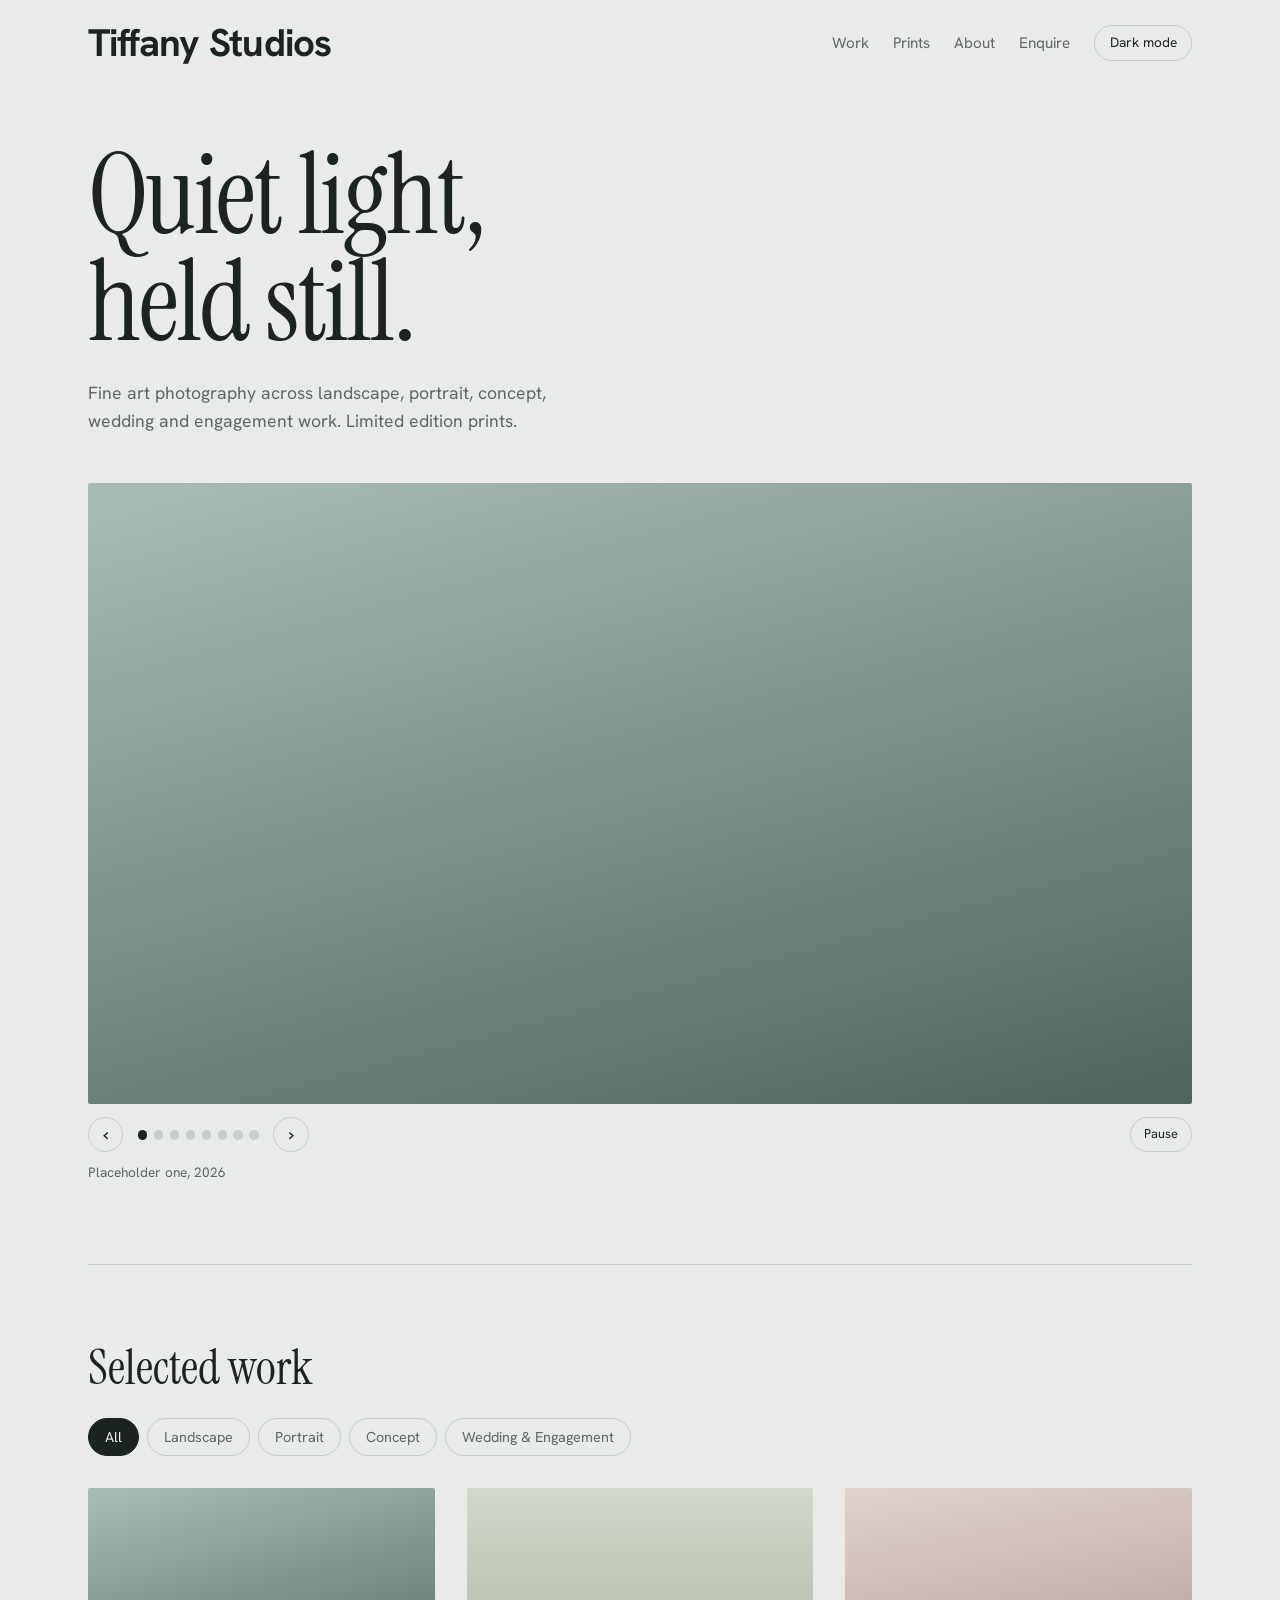
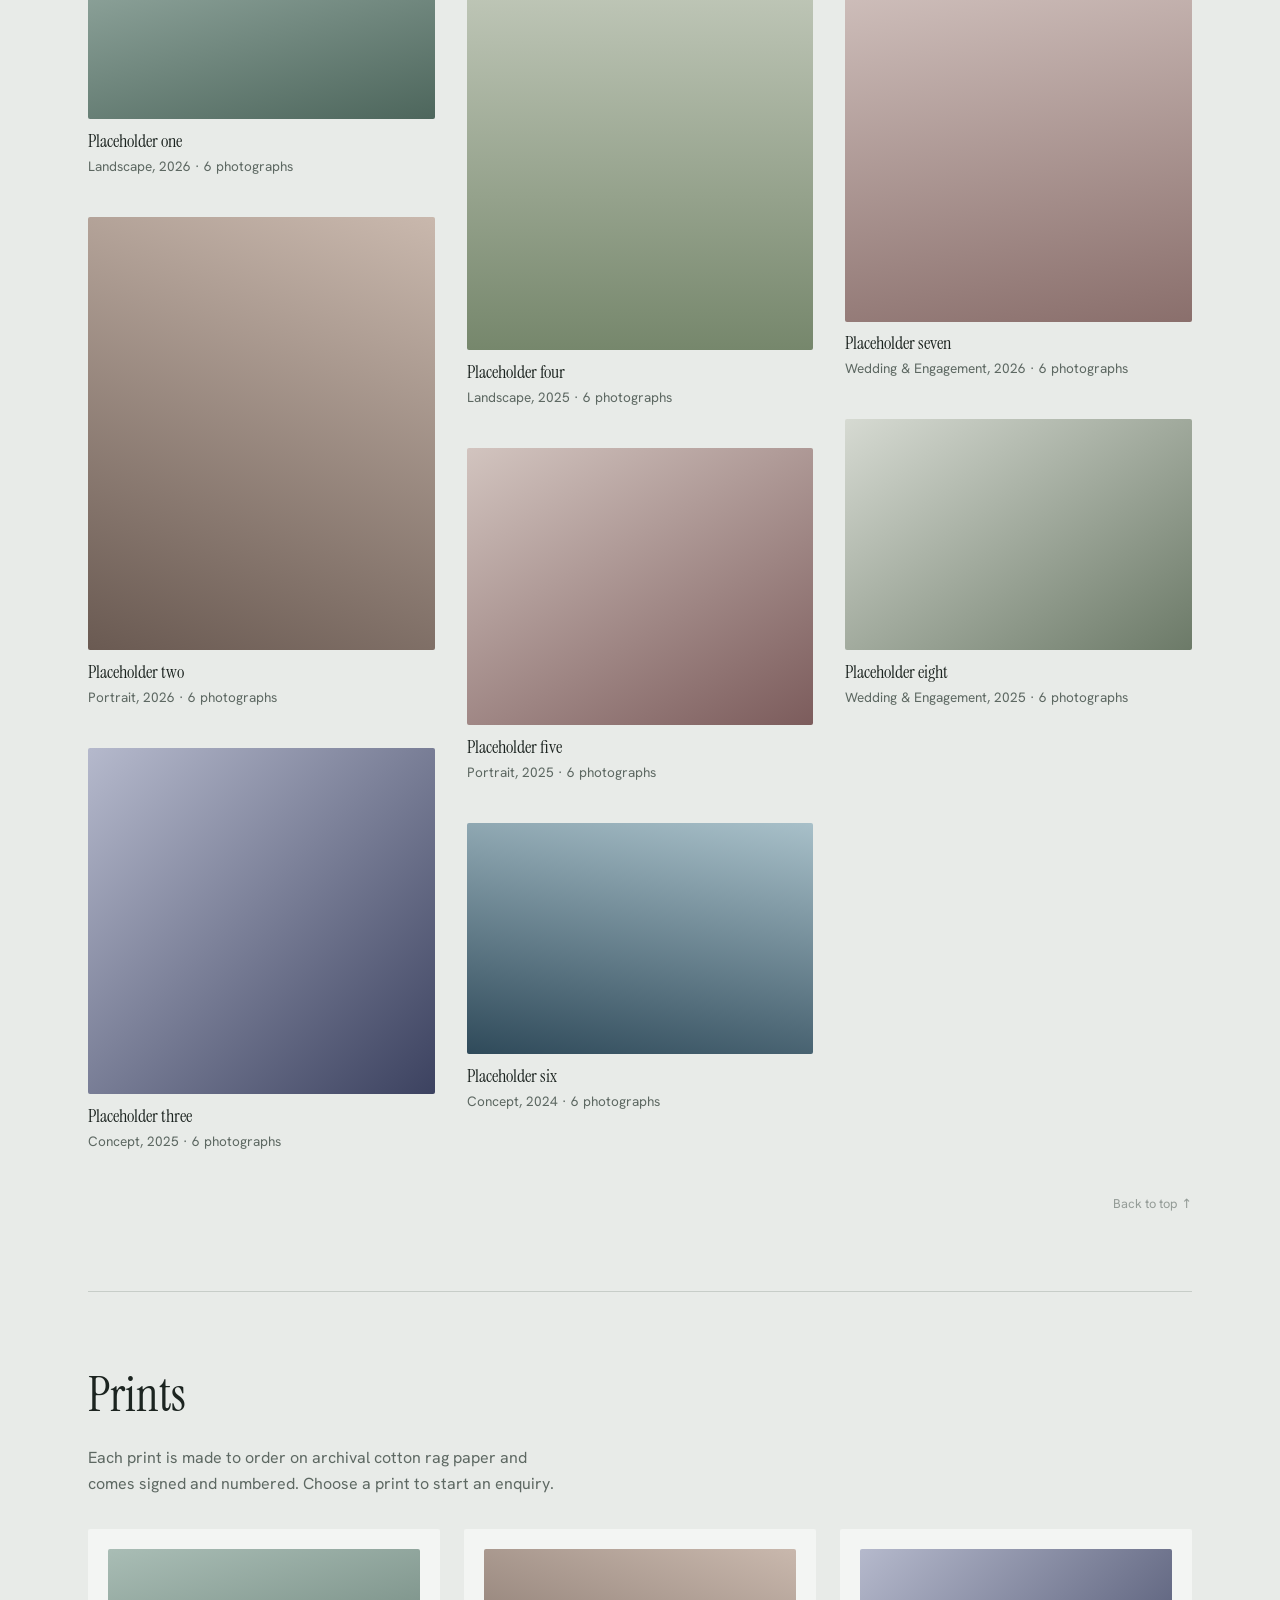
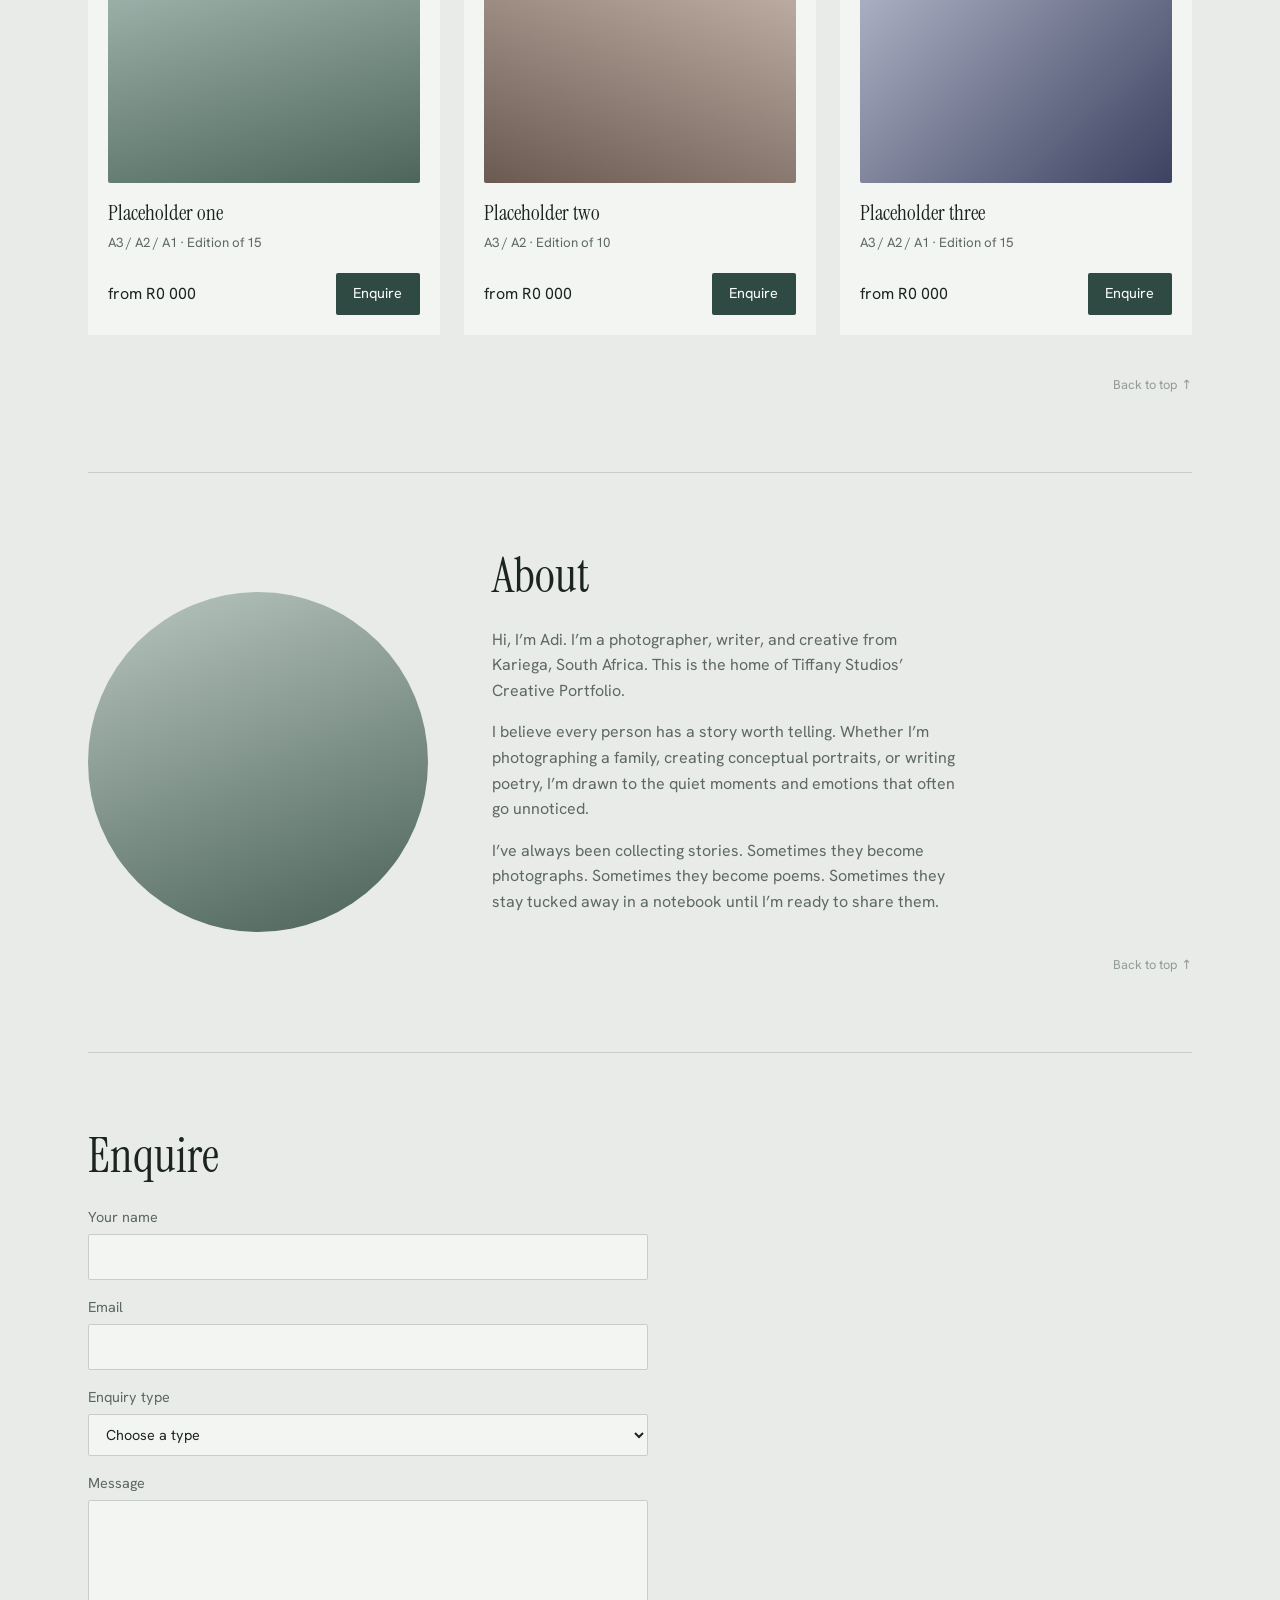
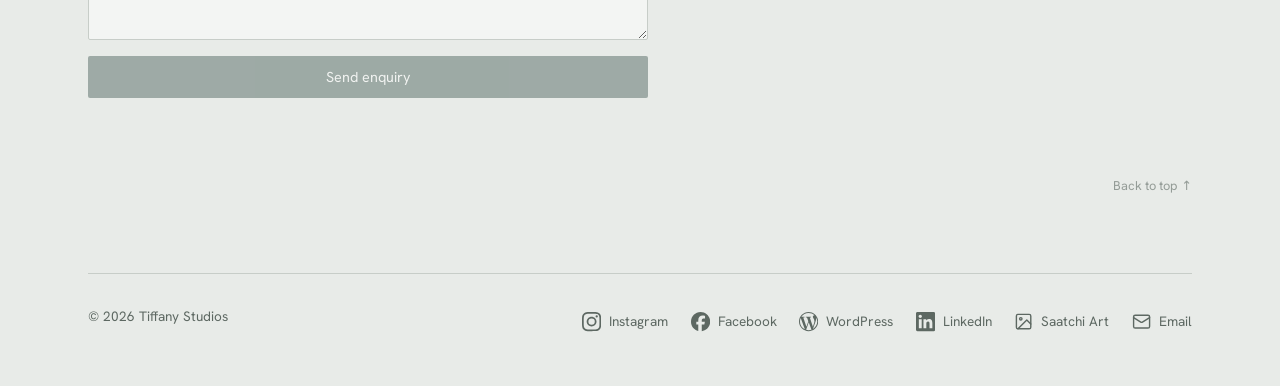
<file: index.html>
<!doctype html>
<html lang="en">
  <head>
    <meta charset="utf-8" />
    <meta name="viewport" content="width=device-width, initial-scale=1" />
    <title>Tiffany Studios – Fine Art Photography</title>
    <meta
      name="description"
      content="Fine art photography: landscape, portrait, concept, wedding and engagement work. Limited edition prints available."
    />
    <link rel="preconnect" href="https://fonts.googleapis.com" />
    <link rel="preconnect" href="https://fonts.gstatic.com" crossorigin />
    <link
      href="https://fonts.googleapis.com/css2?family=Hanken+Grotesk:wght@400;500;700&family=Instrument+Serif:ital@0;1&display=swap"
      rel="stylesheet"
    />
    <link rel="stylesheet" href="style.css" />
    <script>
      (function () {
        var d = document.documentElement,
          t = null;
        d.classList.add("js");
        try {
          t = localStorage.getItem("theme");
        } catch (e) {}
        if (t !== "dark" && t !== "light")
          t = matchMedia("(prefers-color-scheme:dark)").matches
            ? "dark"
            : "light";
        d.dataset.theme = t;
      })();
    </script>
  </head>
  <body id="top">
    <div class="wrap">
      <header class="top">
        <a class="mark" href="#">Tiffany Studios</a>
        <div class="hd-r">
          <nav aria-label="Main" id="nav">
            <a href="#work">Work</a><a href="#prints">Prints</a
            ><a href="#about">About</a><a href="#enquire">Enquire</a>
          </nav>
          <button class="theme" id="theme" type="button">Dark mode</button
          ><button
            class="menu"
            id="menu"
            type="button"
            aria-label="Open menu"
            aria-expanded="false"
            aria-controls="nav"
          >
            <span></span><span></span><span></span>
          </button>
        </div>
      </header>

      <main>
        <div class="hero">
          <div>
            <h1>Quiet light,<br />held still.</h1>
            <p>
              Fine art photography across landscape, portrait, concept, wedding
              and engagement work. Limited edition prints.
            </p>
          </div>
          <figure
            class="car"
            role="group"
            aria-roledescription="carousel"
            aria-label="Featured work"
          >
            <div class="slides" id="slides"></div>
            <div class="car-ui">
              <button class="cbtn" id="prev" aria-label="Previous photograph">
                &lsaquo;
              </button>
              <div class="dots" id="dots"></div>
              <button class="cbtn" id="next" aria-label="Next photograph">
                &rsaquo;
              </button>
              <button
                class="cbtn"
                id="pp"
                aria-label="Pause slideshow"
                style="
                  margin-left: auto;
                  font-size: 0.8rem;
                  width: auto;
                  padding: 0 0.8rem;
                "
              >
                Pause
              </button>
            </div>
            <figcaption
              class="cap"
              id="heroCap"
              aria-live="polite"
            ></figcaption>
          </figure>
        </div>

        <section id="work">
          <h2>Selected work</h2>
          <div class="filters" role="group" aria-label="Filter by category">
            <button aria-pressed="true" data-f="all">All</button>
            <button aria-pressed="false" data-f="Landscape">Landscape</button>
            <button aria-pressed="false" data-f="Portrait">Portrait</button>
            <button aria-pressed="false" data-f="Concept">Concept</button>
            <button aria-pressed="false" data-f="Wedding &amp; Engagement">
              Wedding &amp; Engagement
            </button>
          </div>
          <div class="grid" id="grid"></div>
          <a class="totop" href="#top">Back to top &uarr;</a>
        </section>

        <section id="prints">
          <h2>Prints</h2>
          <p style="color: var(--mute); max-width: 54ch; margin-bottom: 2rem">
            Each print is made to order on archival cotton rag paper and comes
            signed and numbered. Choose a print to start an enquiry.
          </p>
          <div class="prints" id="prints-grid"></div>
          <a class="totop" href="#top">Back to top &uarr;</a>
        </section>

        <section id="about" class="about">
          <div
            class="avatar"
            role="img"
            aria-label="Portrait of the photographer"
          >
            <!-- Replace with: <img src="images/portrait.jpg" alt="Portrait of the photographer"> -->
          </div>
          <div>
            <h2>About</h2>
            <p>
              Hi, I’m Adi. I’m a photographer, writer, and creative from
              Kariega, South Africa. This is the home of Tiffany Studios’
              Creative Portfolio.
            </p>
            <p>
              I believe every person has a story worth telling. Whether I’m
              photographing a family, creating conceptual portraits, or writing
              poetry, I’m drawn to the quiet moments and emotions that often go
              unnoticed.
            </p>
            <p>
              I’ve always been collecting stories. Sometimes they become
              photographs. Sometimes they become poems. Sometimes they stay
              tucked away in a notebook until I’m ready to share them.
            </p>
            <a class="totop" href="#top">Back to top &uarr;</a>
          </div>
        </section>

        <section id="enquire">
          <h2>Enquire</h2>
          <form
            action="https://formspree.io/f/YOUR_FORM_ID"
            method="POST"
            id="enq"
          >
            <label
              >Your name<input name="name" required autocomplete="name"
            /></label>
            <label
              >Email<input
                type="email"
                name="email"
                required
                autocomplete="email"
            /></label>
            <label
              >Enquiry type
              <select name="type" id="type" required>
                <option value="">Choose a type</option>
                <option>Print purchase</option>
                <option>Commission or shoot</option>
                <option>Licensing</option>
                <option>Something else</option>
              </select>
            </label>
            <fieldset class="pf" id="printFields" hidden>
              <label
                >Print size
                <select name="print_size" required>
                  <option value="">Select size</option>
                  <option>A3 (297 × 420 mm)</option>
                  <option>A2 (420 × 594 mm)</option>
                  <option>A1 (594 × 841 mm)</option>
                </select>
              </label>
              <label
                >Framing
                <!-- Replace these placeholder options with her real framing options -->
                <select name="framing" required>
                  <option value="">Select framing</option>
                  <option>Unframed</option>
                  <option>Framing option 1</option>
                  <option>Framing option 2</option>
                </select>
              </label>
              <label
                >Quantity
                <select name="quantity" required>
                  <option value="">Select quantity</option>
                  <option>1</option>
                  <option>2</option>
                  <option>3</option>
                  <option>4</option>
                  <option>5</option>
                </select>
              </label>
            </fieldset>
            <label
              >Message<textarea name="message" id="msg" required></textarea>
            </label>
            <input
              type="hidden"
              name="_subject"
              value="New enquiry from the Tiffany Studios website"
            />
            <input
              class="hp"
              name="_gotcha"
              tabindex="-1"
              autocomplete="off"
              aria-hidden="true"
            />
            <button class="btn" type="submit" id="send" disabled>
              Send enquiry
            </button>
            <p id="status" role="status" aria-live="polite"></p>
          </form>
          <a class="totop" href="#top">Back to top &uarr;</a>
        </section>
      </main>

      <footer>
        <span>© 2026 Tiffany Studios</span>
        <ul class="social" aria-label="Social links and email">
          <li>
            <a
              href="https://www.instagram.com/tiffanystudios_za"
              target="_blank"
              rel="noopener noreferrer"
              aria-label="Instagram"
              style="--brand: #e4405f"
              ><svg viewBox="0 0 24 24" aria-hidden="true" focusable="false">
                <path
                  d="M7.0301.084c-1.2768.0602-2.1487.264-2.911.5634-.7888.3075-1.4575.72-2.1228 1.3877-.6652.6677-1.075 1.3368-1.3802 2.127-.2954.7638-.4956 1.6365-.552 2.914-.0564 1.2775-.0689 1.6882-.0626 4.947.0062 3.2586.0206 3.6671.0825 4.9473.061 1.2765.264 2.1482.5635 2.9107.308.7889.72 1.4573 1.388 2.1228.6679.6655 1.3365 1.0743 2.1285 1.38.7632.295 1.6361.4961 2.9134.552 1.2773.056 1.6884.069 4.9462.0627 3.2578-.0062 3.668-.0207 4.9478-.0814 1.28-.0607 2.147-.2652 2.9098-.5633.7889-.3086 1.4578-.72 2.1228-1.3881.665-.6682 1.0745-1.3378 1.3795-2.1284.2957-.7632.4966-1.636.552-2.9124.056-1.2809.0692-1.6898.063-4.948-.0063-3.2583-.021-3.6668-.0817-4.9465-.0607-1.2797-.264-2.1487-.5633-2.9117-.3084-.7889-.72-1.4568-1.3876-2.1228C21.2982 1.33 20.628.9208 19.8378.6165 19.074.321 18.2017.1197 16.9244.0645 15.6471.0093 15.236-.005 11.977.0014 8.718.0076 8.31.0215 7.0301.0839m.1402 21.6932c-1.17-.0509-1.8053-.2453-2.2287-.408-.5606-.216-.96-.4771-1.3819-.895-.422-.4178-.6811-.8186-.9-1.378-.1644-.4234-.3624-1.058-.4171-2.228-.0595-1.2645-.072-1.6442-.079-4.848-.007-3.2037.0053-3.583.0607-4.848.05-1.169.2456-1.805.408-2.2282.216-.5613.4762-.96.895-1.3816.4188-.4217.8184-.6814 1.3783-.9003.423-.1651 1.0575-.3614 2.227-.4171 1.2655-.06 1.6447-.072 4.848-.079 3.2033-.007 3.5835.005 4.8495.0608 1.169.0508 1.8053.2445 2.228.408.5608.216.96.4754 1.3816.895.4217.4194.6816.8176.9005 1.3787.1653.4217.3617 1.056.4169 2.2263.0602 1.2655.0739 1.645.0796 4.848.0058 3.203-.0055 3.5834-.061 4.848-.051 1.17-.245 1.8055-.408 2.2294-.216.5604-.4763.96-.8954 1.3814-.419.4215-.8181.6811-1.3783.9-.4224.1649-1.0577.3617-2.2262.4174-1.2656.0595-1.6448.072-4.8493.079-3.2045.007-3.5825-.006-4.848-.0608M16.953 5.5864A1.44 1.44 0 1 0 18.39 4.144a1.44 1.44 0 0 0-1.437 1.4424M5.8385 12.012c.0067 3.4032 2.7706 6.1557 6.173 6.1493 3.4026-.0065 6.157-2.7701 6.1506-6.1733-.0065-3.4032-2.771-6.1565-6.174-6.1498-3.403.0067-6.156 2.771-6.1496 6.1738M8 12.0077a4 4 0 1 1 4.008 3.9921A3.9996 3.9996 0 0 1 8 12.0077"
                /></svg
              ><span>Instagram</span></a
            >
          </li>
          <li>
            <a
              href="https://www.facebook.com/profile.php?id=61588129162474"
              target="_blank"
              rel="noopener noreferrer"
              aria-label="Facebook"
              style="--brand: #0866ff"
              ><svg viewBox="0 0 24 24" aria-hidden="true" focusable="false">
                <path
                  d="M9.101 23.691v-7.98H6.627v-3.667h2.474v-1.58c0-4.085 1.848-5.978 5.858-5.978.401 0 .955.042 1.468.103a8.68 8.68 0 0 1 1.141.195v3.325a8.623 8.623 0 0 0-.653-.036 26.805 26.805 0 0 0-.733-.009c-.707 0-1.259.096-1.675.309a1.686 1.686 0 0 0-.679.622c-.258.42-.374.995-.374 1.752v1.297h3.919l-.386 2.103-.287 1.564h-3.246v8.245C19.396 23.238 24 18.179 24 12.044c0-6.627-5.373-12-12-12s-12 5.373-12 12c0 5.628 3.874 10.35 9.101 11.647Z"
                /></svg
              ><span>Facebook</span></a
            >
          </li>
          <li>
            <a
              href="https://adrianetiffany.wordpress.com"
              target="_blank"
              rel="noopener noreferrer"
              aria-label="WordPress"
              style="--brand: #21759b"
              ><svg viewBox="0 0 24 24" aria-hidden="true" focusable="false">
                <path
                  d="M21.469 6.825c.84 1.537 1.318 3.3 1.318 5.175 0 3.979-2.156 7.456-5.363 9.325l3.295-9.527c.615-1.54.82-2.771.82-3.864 0-.405-.026-.78-.07-1.11m-7.981.105c.647-.03 1.232-.105 1.232-.105.582-.075.514-.93-.067-.899 0 0-1.755.135-2.88.135-1.064 0-2.85-.15-2.85-.15-.585-.03-.661.855-.075.885 0 0 .54.061 1.125.09l1.68 4.605-2.37 7.08L5.354 6.9c.649-.03 1.234-.1 1.234-.1.585-.075.516-.93-.065-.896 0 0-1.746.138-2.874.138-.2 0-.438-.008-.69-.015C4.911 3.15 8.235 1.215 12 1.215c2.809 0 5.365 1.072 7.286 2.833-.046-.003-.091-.009-.141-.009-1.06 0-1.812.923-1.812 1.914 0 .89.513 1.643 1.06 2.531.411.72.89 1.643.89 2.977 0 .915-.354 1.994-.821 3.479l-1.075 3.585-3.9-11.61.001.014zM12 22.784c-1.059 0-2.081-.153-3.048-.437l3.237-9.406 3.315 9.087c.024.053.05.101.078.149-1.12.393-2.325.609-3.582.609M1.211 12c0-1.564.336-3.05.935-4.39L7.29 21.709C3.694 19.96 1.212 16.271 1.211 12M12 0C5.385 0 0 5.385 0 12s5.385 12 12 12 12-5.385 12-12S18.615 0 12 0"
                /></svg
              ><span>WordPress</span></a
            >
          </li>
          <li>
            <a
              href="https://www.linkedin.com/in/adriane-tiffany-williams-92a479211/"
              target="_blank"
              rel="noopener noreferrer"
              aria-label="LinkedIn"
              style="--brand: #0a66c2"
              ><svg viewBox="0 0 24 24" aria-hidden="true" focusable="false">
                <path
                  d="M20.447 20.452h-3.554v-5.569c0-1.328-.027-3.037-1.852-3.037-1.853 0-2.136 1.445-2.136 2.939v5.667H9.351V9h3.414v1.561h.046c.477-.9 1.637-1.85 3.37-1.85 3.601 0 4.267 2.37 4.267 5.455v6.286zM5.337 7.433c-1.144 0-2.063-.926-2.063-2.065 0-1.138.92-2.063 2.063-2.063 1.14 0 2.064.925 2.064 2.063 0 1.139-.925 2.065-2.064 2.065zm1.782 13.019H3.555V9h3.564v11.452zM22.225 0H1.771C.792 0 0 .774 0 1.729v20.542C0 23.227.792 24 1.771 24h20.451C23.2 24 24 23.227 24 22.271V1.729C24 .774 23.2 0 22.222 0h.003z"
                /></svg
              ><span>LinkedIn</span></a
            >
          </li>
          <!-- Saatchi Art: this icon is a placeholder. Replace the svg with their official logo. -->
          <li>
            <a
              href="https://www.saatchiart.com/en-za/adrianetiffany"
              target="_blank"
              rel="noopener noreferrer"
              aria-label="Saatchi Art"
              style="--brand: var(--ink)"
              ><svg
                class="line"
                viewBox="0 0 24 24"
                aria-hidden="true"
                focusable="false"
              >
                <rect width="18" height="18" x="3" y="3" rx="2" />
                <circle cx="8.5" cy="8.5" r="1.5" />
                <path d="m21 15-5-5L5 21" /></svg
              ><span>Saatchi Art</span></a
            >
          </li>
          <li>
            <a
              href="mailto:photographeradriane@gmail.com"
              aria-label="Email"
              style="--brand: var(--ink)"
              ><svg
                class="line"
                viewBox="0 0 24 24"
                aria-hidden="true"
                focusable="false"
              >
                <rect width="20" height="16" x="2" y="4" rx="2" />
                <path d="m22 7-8.97 5.7a1.94 1.94 0 0 1-2.06 0L2 7" /></svg
              ><span>Email</span></a
            >
          </li>
        </ul>
      </footer>
    </div>

    <script src="data.js"></script>
    <script>
      window.addEventListener("load", function () {
        if (typeof works === "undefined") {
          var d = document.createElement("div");
          d.setAttribute("role", "alert");
          d.style.cssText =
            "position:fixed;inset:auto 1rem 1rem 1rem;z-index:99;padding:1rem 1.25rem;background:#7a2e2e;color:#fff;font:15px/1.5 system-ui,sans-serif;border-radius:4px";
          d.textContent =
            "data.js was not found. Keep index.html, gallery.html, data.js and style.css together in one folder, and open the site from that folder (or host the whole folder).";
          document.body.appendChild(d);
        }
      });
    </script>
    <script>
      const el = (id) => document.getElementById(id);
      function render(f) {
        const g = el("grid");
        g.innerHTML = "";
        works.forEach((w, i) => {
          if (f !== "all" && w.c !== f) return;
          const b = document.createElement("a");
          b.className = "work";
          b.href = "gallery.html?s=" + w.id;
          b.setAttribute("aria-label", "Open the " + w.t + " gallery");
          b.appendChild(art(w));
          b.insertAdjacentHTML(
            "beforeend",
            "<b>" +
              w.t +
              "</b><span>" +
              w.c +
              ", " +
              w.y +
              " · " +
              w.photos.length +
              " photographs</span>",
          );
          g.appendChild(b);
        });
      }
      function ask(w) {
        el("type").value = "Print purchase";
        el("msg").value = "I'm interested in a print of \"" + w.t + '".';
        updateForm();
      }
      document.querySelectorAll(".filters button").forEach(
        (b) =>
          (b.onclick = () => {
            document
              .querySelectorAll(".filters button")
              .forEach((x) => x.setAttribute("aria-pressed", x === b));
            render(b.dataset.f);
          }),
      );
      prints.forEach((p) => {
        const w = works[p.w];
        const c = document.createElement("div");
        c.className = "print";
        c.appendChild(art({ ...w, r: null }));
        c.firstChild.style.aspectRatio = "4/3";
        c.insertAdjacentHTML(
          "beforeend",
          "<h3>" +
            w.t +
            "</h3><small>" +
            p.sizes +
            " · " +
            p.edition +
            "</small>",
        );
        const row = document.createElement("div");
        row.className = "price";
        row.innerHTML = "<span>" + p.price + "</span>";
        const a = document.createElement("a");
        a.className = "btn";
        a.href = "#enquire";
        a.textContent = "Enquire";
        a.onclick = () => ask(w);
        row.appendChild(a);
        c.appendChild(row);
        el("prints-grid").appendChild(c);
      });
      (function () {
        const S = el("slides"),
          D = el("dots"),
          PP = el("pp");
        let n = 0,
          t = null,
          playing = !matchMedia("(prefers-reduced-motion:reduce)").matches;
        works.forEach((w, i) => {
          const s = document.createElement("div");
          s.className = "slide";
          s.appendChild(art({ ...w, r: null }));
          s.onclick = () => {
            location.href = "gallery.html?s=" + w.id;
          };
          S.appendChild(s);
          const d = document.createElement("button");
          d.setAttribute("aria-label", "Show photograph " + (i + 1));
          d.onclick = () => {
            go(i);
            if (playing) start();
          };
          D.appendChild(d);
        });
        function go(i) {
          n = (i + works.length) % works.length;
          [...S.children].forEach((s, k) => {
            s.classList.toggle("on", k === n);
            s.setAttribute("aria-hidden", k !== n);
          });
          [...D.children].forEach((d, k) =>
            d.setAttribute("aria-current", k === n),
          );
          el("heroCap").textContent = works[n].t + ", " + works[n].y;
        }
        function start() {
          stop();
          t = setInterval(() => go(n + 1), 5000);
        }
        function stop() {
          clearInterval(t);
        }
        function sync() {
          PP.textContent = playing ? "Pause" : "Play";
          PP.setAttribute(
            "aria-label",
            playing ? "Pause slideshow" : "Play slideshow",
          );
        }
        el("prev").onclick = () => {
          go(n - 1);
          if (playing) start();
        };
        el("next").onclick = () => {
          go(n + 1);
          if (playing) start();
        };
        PP.onclick = () => {
          playing = !playing;
          playing ? start() : stop();
          sync();
        };
        const car = document.querySelector(".car");
        car.addEventListener("mouseenter", stop);
        car.addEventListener("focusin", stop);
        car.addEventListener("mouseleave", () => {
          if (playing) start();
        });
        car.addEventListener("focusout", () => {
          if (playing) start();
        });
        go(0);
        sync();
        if (playing) start();
      })();
      (function () {
        const f = el("enq"),
          type = el("type"),
          pf = el("printFields"),
          btn = el("send"),
          st = el("status"),
          sel = pf.querySelectorAll("select");
        window.updateForm = function () {
          const p = type.value === "Print purchase";
          pf.hidden = !p;
          sel.forEach((x) => (x.disabled = !p));
          btn.disabled = !f.checkValidity();
        };
        f.addEventListener("input", updateForm);
        f.addEventListener("change", updateForm);
        f.addEventListener("submit", async (e) => {
          e.preventDefault();
          if (!f.checkValidity()) return;
          btn.disabled = true;
          btn.textContent = "Sending…";
          st.textContent = "";
          try {
            const r = await fetch(f.action, {
              method: "POST",
              body: new FormData(f),
              headers: { Accept: "application/json" },
            });
            if (!r.ok) throw 0;
            f.reset();
            st.textContent =
              "Thank you. Your enquiry has been sent and you will hear back by email.";
          } catch (_) {
            st.textContent =
              "Your enquiry could not be sent. Please try again or email photographeradriane@gmail.com.";
          }
          btn.textContent = "Send enquiry";
          updateForm();
        });
        updateForm();
      })();
      initTheme();
      initMenu();
      reveal();
      render("all");
    </script>
  </body>
</html>
</file>
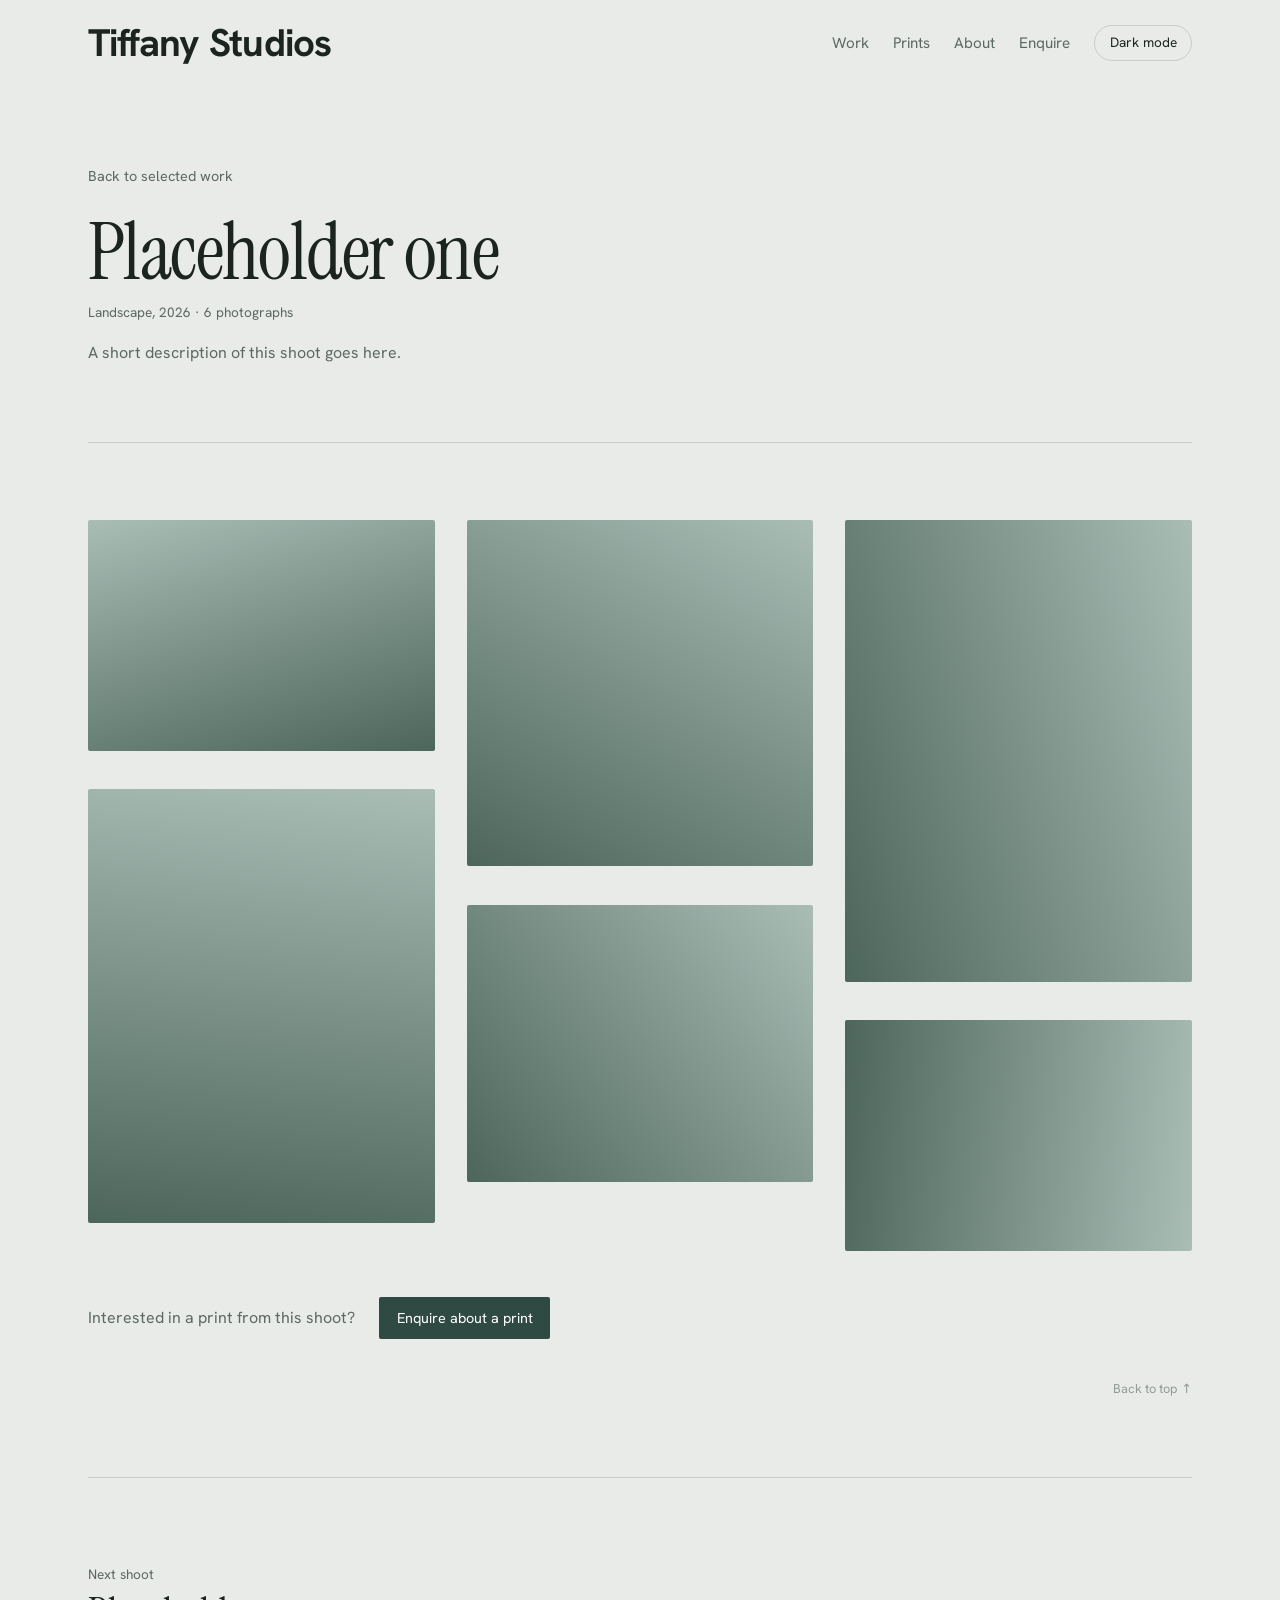
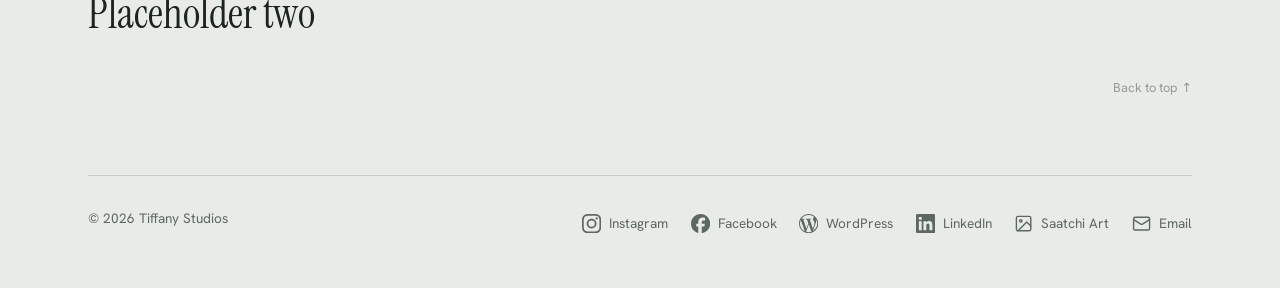
<file: gallery.html>
<!doctype html>
<html lang="en">
  <head>
    <meta charset="utf-8" />
    <meta name="viewport" content="width=device-width, initial-scale=1" />
    <title>Gallery – Tiffany Studios</title>
    <link rel="preconnect" href="https://fonts.googleapis.com" />
    <link rel="preconnect" href="https://fonts.gstatic.com" crossorigin />
    <link
      href="https://fonts.googleapis.com/css2?family=Hanken+Grotesk:wght@400;500;700&family=Instrument+Serif:ital@0;1&display=swap"
      rel="stylesheet"
    />
    <link rel="stylesheet" href="style.css" />
    <script>
      (function () {
        var d = document.documentElement,
          t = null;
        d.classList.add("js");
        try {
          t = localStorage.getItem("theme");
        } catch (e) {}
        if (t !== "dark" && t !== "light")
          t = matchMedia("(prefers-color-scheme:dark)").matches
            ? "dark"
            : "light";
        d.dataset.theme = t;
      })();
    </script>
  </head>
  <body id="top">
    <div class="wrap">
      <header class="top">
        <a class="mark" href="index.html">Tiffany Studios</a>
        <div class="hd-r">
          <nav aria-label="Main" id="nav">
            <a href="index.html#work">Work</a
            ><a href="index.html#prints">Prints</a
            ><a href="index.html#about">About</a
            ><a href="index.html#enquire">Enquire</a>
          </nav>
          <button class="theme" id="theme" type="button">Dark mode</button
          ><button
            class="menu"
            id="menu"
            type="button"
            aria-label="Open menu"
            aria-expanded="false"
            aria-controls="nav"
          >
            <span></span><span></span><span></span>
          </button>
        </div>
      </header>
      <main>
        <section class="g-head" style="border-top: 0">
          <a class="back" href="index.html#work">Back to selected work</a>
          <h1 id="gT"></h1>
          <p class="cap" id="gM"></p>
          <p
            id="gB"
            style="margin-top: 1rem; max-width: 54ch; color: var(--mute)"
          ></p>
        </section>
        <section>
          <div class="grid" id="gg"></div>
          <div class="g-cta">
            <span>Interested in a print from this shoot?</span
            ><a class="btn" href="index.html#enquire">Enquire about a print</a>
          </div>
          <a class="totop" href="#top">Back to top &uarr;</a>
        </section>
        <section>
          <p class="cap">Next shoot</p>
          <a class="next" id="nx" href="#"></a>
          <a class="totop" href="#top">Back to top &uarr;</a>
        </section>
      </main>
      <footer>
        <span>© 2026 Tiffany Studios</span>
        <ul class="social" aria-label="Social links and email">
          <li>
            <a
              href="https://www.instagram.com/tiffanystudios_za"
              target="_blank"
              rel="noopener noreferrer"
              aria-label="Instagram"
              style="--brand: #e4405f"
              ><svg viewBox="0 0 24 24" aria-hidden="true" focusable="false">
                <path
                  d="M7.0301.084c-1.2768.0602-2.1487.264-2.911.5634-.7888.3075-1.4575.72-2.1228 1.3877-.6652.6677-1.075 1.3368-1.3802 2.127-.2954.7638-.4956 1.6365-.552 2.914-.0564 1.2775-.0689 1.6882-.0626 4.947.0062 3.2586.0206 3.6671.0825 4.9473.061 1.2765.264 2.1482.5635 2.9107.308.7889.72 1.4573 1.388 2.1228.6679.6655 1.3365 1.0743 2.1285 1.38.7632.295 1.6361.4961 2.9134.552 1.2773.056 1.6884.069 4.9462.0627 3.2578-.0062 3.668-.0207 4.9478-.0814 1.28-.0607 2.147-.2652 2.9098-.5633.7889-.3086 1.4578-.72 2.1228-1.3881.665-.6682 1.0745-1.3378 1.3795-2.1284.2957-.7632.4966-1.636.552-2.9124.056-1.2809.0692-1.6898.063-4.948-.0063-3.2583-.021-3.6668-.0817-4.9465-.0607-1.2797-.264-2.1487-.5633-2.9117-.3084-.7889-.72-1.4568-1.3876-2.1228C21.2982 1.33 20.628.9208 19.8378.6165 19.074.321 18.2017.1197 16.9244.0645 15.6471.0093 15.236-.005 11.977.0014 8.718.0076 8.31.0215 7.0301.0839m.1402 21.6932c-1.17-.0509-1.8053-.2453-2.2287-.408-.5606-.216-.96-.4771-1.3819-.895-.422-.4178-.6811-.8186-.9-1.378-.1644-.4234-.3624-1.058-.4171-2.228-.0595-1.2645-.072-1.6442-.079-4.848-.007-3.2037.0053-3.583.0607-4.848.05-1.169.2456-1.805.408-2.2282.216-.5613.4762-.96.895-1.3816.4188-.4217.8184-.6814 1.3783-.9003.423-.1651 1.0575-.3614 2.227-.4171 1.2655-.06 1.6447-.072 4.848-.079 3.2033-.007 3.5835.005 4.8495.0608 1.169.0508 1.8053.2445 2.228.408.5608.216.96.4754 1.3816.895.4217.4194.6816.8176.9005 1.3787.1653.4217.3617 1.056.4169 2.2263.0602 1.2655.0739 1.645.0796 4.848.0058 3.203-.0055 3.5834-.061 4.848-.051 1.17-.245 1.8055-.408 2.2294-.216.5604-.4763.96-.8954 1.3814-.419.4215-.8181.6811-1.3783.9-.4224.1649-1.0577.3617-2.2262.4174-1.2656.0595-1.6448.072-4.8493.079-3.2045.007-3.5825-.006-4.848-.0608M16.953 5.5864A1.44 1.44 0 1 0 18.39 4.144a1.44 1.44 0 0 0-1.437 1.4424M5.8385 12.012c.0067 3.4032 2.7706 6.1557 6.173 6.1493 3.4026-.0065 6.157-2.7701 6.1506-6.1733-.0065-3.4032-2.771-6.1565-6.174-6.1498-3.403.0067-6.156 2.771-6.1496 6.1738M8 12.0077a4 4 0 1 1 4.008 3.9921A3.9996 3.9996 0 0 1 8 12.0077"
                /></svg
              ><span>Instagram</span></a
            >
          </li>
          <li>
            <a
              href="https://www.facebook.com/profile.php?id=61588129162474"
              target="_blank"
              rel="noopener noreferrer"
              aria-label="Facebook"
              style="--brand: #0866ff"
              ><svg viewBox="0 0 24 24" aria-hidden="true" focusable="false">
                <path
                  d="M9.101 23.691v-7.98H6.627v-3.667h2.474v-1.58c0-4.085 1.848-5.978 5.858-5.978.401 0 .955.042 1.468.103a8.68 8.68 0 0 1 1.141.195v3.325a8.623 8.623 0 0 0-.653-.036 26.805 26.805 0 0 0-.733-.009c-.707 0-1.259.096-1.675.309a1.686 1.686 0 0 0-.679.622c-.258.42-.374.995-.374 1.752v1.297h3.919l-.386 2.103-.287 1.564h-3.246v8.245C19.396 23.238 24 18.179 24 12.044c0-6.627-5.373-12-12-12s-12 5.373-12 12c0 5.628 3.874 10.35 9.101 11.647Z"
                /></svg
              ><span>Facebook</span></a
            >
          </li>
          <li>
            <a
              href="https://adrianetiffany.wordpress.com"
              target="_blank"
              rel="noopener noreferrer"
              aria-label="WordPress"
              style="--brand: #21759b"
              ><svg viewBox="0 0 24 24" aria-hidden="true" focusable="false">
                <path
                  d="M21.469 6.825c.84 1.537 1.318 3.3 1.318 5.175 0 3.979-2.156 7.456-5.363 9.325l3.295-9.527c.615-1.54.82-2.771.82-3.864 0-.405-.026-.78-.07-1.11m-7.981.105c.647-.03 1.232-.105 1.232-.105.582-.075.514-.93-.067-.899 0 0-1.755.135-2.88.135-1.064 0-2.85-.15-2.85-.15-.585-.03-.661.855-.075.885 0 0 .54.061 1.125.09l1.68 4.605-2.37 7.08L5.354 6.9c.649-.03 1.234-.1 1.234-.1.585-.075.516-.93-.065-.896 0 0-1.746.138-2.874.138-.2 0-.438-.008-.69-.015C4.911 3.15 8.235 1.215 12 1.215c2.809 0 5.365 1.072 7.286 2.833-.046-.003-.091-.009-.141-.009-1.06 0-1.812.923-1.812 1.914 0 .89.513 1.643 1.06 2.531.411.72.89 1.643.89 2.977 0 .915-.354 1.994-.821 3.479l-1.075 3.585-3.9-11.61.001.014zM12 22.784c-1.059 0-2.081-.153-3.048-.437l3.237-9.406 3.315 9.087c.024.053.05.101.078.149-1.12.393-2.325.609-3.582.609M1.211 12c0-1.564.336-3.05.935-4.39L7.29 21.709C3.694 19.96 1.212 16.271 1.211 12M12 0C5.385 0 0 5.385 0 12s5.385 12 12 12 12-5.385 12-12S18.615 0 12 0"
                /></svg
              ><span>WordPress</span></a
            >
          </li>
          <li>
            <a
              href="https://www.linkedin.com/in/adriane-tiffany-williams-92a479211/"
              target="_blank"
              rel="noopener noreferrer"
              aria-label="LinkedIn"
              style="--brand: #0a66c2"
              ><svg viewBox="0 0 24 24" aria-hidden="true" focusable="false">
                <path
                  d="M20.447 20.452h-3.554v-5.569c0-1.328-.027-3.037-1.852-3.037-1.853 0-2.136 1.445-2.136 2.939v5.667H9.351V9h3.414v1.561h.046c.477-.9 1.637-1.85 3.37-1.85 3.601 0 4.267 2.37 4.267 5.455v6.286zM5.337 7.433c-1.144 0-2.063-.926-2.063-2.065 0-1.138.92-2.063 2.063-2.063 1.14 0 2.064.925 2.064 2.063 0 1.139-.925 2.065-2.064 2.065zm1.782 13.019H3.555V9h3.564v11.452zM22.225 0H1.771C.792 0 0 .774 0 1.729v20.542C0 23.227.792 24 1.771 24h20.451C23.2 24 24 23.227 24 22.271V1.729C24 .774 23.2 0 22.222 0h.003z"
                /></svg
              ><span>LinkedIn</span></a
            >
          </li>
          <!-- Saatchi Art: this icon is a placeholder. Replace the svg with their official logo. -->
          <li>
            <a
              href="https://www.saatchiart.com/en-za/adrianetiffany"
              target="_blank"
              rel="noopener noreferrer"
              aria-label="Saatchi Art"
              style="--brand: var(--ink)"
              ><svg
                class="line"
                viewBox="0 0 24 24"
                aria-hidden="true"
                focusable="false"
              >
                <rect width="18" height="18" x="3" y="3" rx="2" />
                <circle cx="8.5" cy="8.5" r="1.5" />
                <path d="m21 15-5-5L5 21" /></svg
              ><span>Saatchi Art</span></a
            >
          </li>
          <li>
            <a
              href="mailto:photographeradriane@gmail.com"
              aria-label="Email"
              style="--brand: var(--ink)"
              ><svg
                class="line"
                viewBox="0 0 24 24"
                aria-hidden="true"
                focusable="false"
              >
                <rect width="20" height="16" x="2" y="4" rx="2" />
                <path d="m22 7-8.97 5.7a1.94 1.94 0 0 1-2.06 0L2 7" /></svg
              ><span>Email</span></a
            >
          </li>
        </ul>
      </footer>
    </div>

    <dialog id="lb" aria-label="Photograph viewer">
      <div id="lbImg"></div>
      <div class="lb-bar">
        <span class="cap" id="lbC"></span>
        <div>
          <button class="btn ghost" id="lbP" aria-label="Previous photograph">
            Previous
          </button>
          <button class="btn ghost" id="lbN" aria-label="Next photograph">
            Next
          </button>
          <button class="btn ghost" id="lbX">Close</button>
        </div>
      </div>
    </dialog>

    <script src="data.js"></script>
    <script>
      window.addEventListener("load", function () {
        if (typeof works === "undefined") {
          var d = document.createElement("div");
          d.setAttribute("role", "alert");
          d.style.cssText =
            "position:fixed;inset:auto 1rem 1rem 1rem;z-index:99;padding:1rem 1.25rem;background:#7a2e2e;color:#fff;font:15px/1.5 system-ui,sans-serif;border-radius:4px";
          d.textContent =
            "data.js was not found. Keep index.html, gallery.html, data.js and style.css together in one folder, and open the site from that folder (or host the whole folder).";
          document.body.appendChild(d);
        }
      });
    </script>
    <script>
      const el = (id) => document.getElementById(id);
      const q = new URLSearchParams(location.search).get("s");
      let wi = works.findIndex((w) => w.id === q);
      if (wi < 0) wi = 0;
      const w = works[wi],
        ps = w.photos,
        nxt = works[(wi + 1) % works.length];
      document.title = w.t + " – Tiffany Studios";
      el("gT").textContent = w.t;
      el("gM").textContent =
        w.c + ", " + w.y + " · " + ps.length + " photographs";
      el("gB").textContent =
        w.blurb || "A short description of this shoot goes here.";
      el("nx").textContent = nxt.t;
      el("nx").href = "gallery.html?s=" + nxt.id;
      let cur = 0;
      ps.forEach((p, i) => {
        const b = document.createElement("button");
        b.className = "work";
        b.setAttribute(
          "aria-label",
          "View photograph " + (i + 1) + " of " + ps.length,
        );
        b.appendChild(art({ ...p, t: w.t + ", photograph " + (i + 1) }));
        b.onclick = () => {
          show(i);
          el("lb").showModal();
        };
        el("gg").appendChild(b);
      });
      function show(i) {
        cur = (i + ps.length) % ps.length;
        const p = ps[cur],
          r = p.r || 1.5,
          box = el("lbImg");
        box.innerHTML = "";
        const a = art(
          { ...p, r: r, t: w.t + ", photograph " + (cur + 1) },
          "img",
        );
        a.style.width = "min(100%," + 75 * r + "vh)";
        a.style.margin = "0 auto";
        box.appendChild(a);
        el("lbC").textContent = cur + 1 + " of " + ps.length;
      }
      el("lbP").onclick = () => show(cur - 1);
      el("lbN").onclick = () => show(cur + 1);
      el("lbX").onclick = () => el("lb").close();
      el("lb").addEventListener("click", (e) => {
        if (e.target === el("lb")) el("lb").close();
      });
      el("lb").addEventListener("keydown", (e) => {
        if (e.key === "ArrowLeft") show(cur - 1);
        if (e.key === "ArrowRight") show(cur + 1);
      });
      initTheme();
      initMenu();
      reveal();
    </script>
  </body>
</html>
</file>
<file: style.css>
:root{color-scheme:light;--bg:#e8ebe8;--ink:#1c2420;--mute:#5d6862;--line:#c7cdc8;--accent:#2f4a42;--card:#f3f5f3;
--serif:"Instrument Serif",Georgia,"Times New Roman",serif;--sans:"Hanken Grotesk",system-ui,-apple-system,"Segoe UI",sans-serif}
:root[data-theme="dark"]{color-scheme:dark;--bg:#161b19;--ink:#e6eae7;--mute:#98a39d;--line:#2f3a35;--accent:#9fc0b3;--card:#1e2522}
*{box-sizing:border-box;margin:0}
html{scroll-behavior:smooth}
@media (prefers-reduced-motion:reduce){html{scroll-behavior:auto}*{transition:none!important;animation:none!important}}
body{background:var(--bg);color:var(--ink);font:400 1rem/1.6 var(--sans)}
a{color:inherit}
:focus-visible{outline:2px solid var(--accent);outline-offset:3px}
.wrap{max-width:1200px;margin:0 auto;padding:0 clamp(1.25rem,4vw,3rem)}
header.top{display:flex;justify-content:space-between;align-items:center;flex-wrap:wrap;gap:.75rem 1.5rem;padding:1.5rem 0}
.hd-r{display:flex;align-items:center;flex-wrap:wrap;gap:.5rem 1.5rem}
nav{display:flex;flex-wrap:wrap;gap:.25rem 1.5rem}
.theme{font:inherit;font-size:.85rem;background:none;color:var(--ink);border:1px solid var(--line);border-radius:999px;padding:.4rem .9rem;cursor:pointer;min-height:2.25rem}
.theme:hover{background:var(--card)}
img{max-width:100%}
header.top .mark{font:700 clamp(1.7rem,3.4vw,2.4rem)/1 var(--sans);letter-spacing:-.02em;text-decoration:none}
nav a{text-decoration:none;padding:.35rem 0;color:var(--mute);font-size:.95rem}
nav a:hover{color:var(--ink)}
.hero{padding:clamp(1.5rem,5vw,3.5rem) 0 clamp(3rem,7vw,5rem)}
.hero h1{font:400 clamp(2.9rem,9vw,7rem)/.95 var(--serif);letter-spacing:-.02em}
.hero p{margin-top:1.5rem;max-width:46ch;color:var(--mute);font-size:1.1rem}
.plate{aspect-ratio:4/5;border-radius:2px;background:linear-gradient(170deg,#9fb3ab 0%,#5f7a70 45%,#26352f 100%);position:relative;overflow:hidden}
.plate img,.work img,.slide img{width:100%;height:100%;object-fit:cover;display:block}
.car{margin-top:clamp(1.75rem,4vw,3rem)}
.slides{aspect-ratio:16/9;max-height:80vh;position:relative;overflow:hidden;border-radius:2px}
.slide{position:absolute;inset:0;opacity:0;transition:opacity .9s;cursor:zoom-in}
.slide.on{opacity:1}
.slide .img{width:100%;height:100%}
.car-ui{display:flex;align-items:center;gap:.5rem;margin-top:.8rem}
.cbtn{font:inherit;font-size:1.3rem;line-height:1;width:2.2rem;height:2.2rem;border:1px solid var(--line);background:none;color:var(--ink);border-radius:999px;cursor:pointer}
.cbtn:hover{background:var(--card)}
.dots{display:flex;gap:.4rem;padding:0 .4rem}
.dots button{width:.6rem;height:.6rem;border-radius:50%;border:0;padding:0;background:var(--line);cursor:pointer}
.dots button[aria-current=true]{background:var(--ink)}
.cap{font-size:.85rem;color:var(--mute);margin-top:.6rem}
h2{font:400 clamp(2rem,4vw,3rem)/1.1 var(--serif);margin-bottom:1.5rem}
section{padding:clamp(2.5rem,6vw,5rem) 0;border-top:1px solid var(--line)}
.filters{display:flex;gap:.5rem;flex-wrap:wrap;margin-bottom:2rem}
.filters button{font:inherit;font-size:.9rem;background:none;color:var(--mute);border:1px solid var(--line);border-radius:999px;padding:.4rem 1rem;cursor:pointer}
.filters button[aria-pressed=true]{background:var(--ink);color:var(--bg);border-color:var(--ink)}
.grid{columns:3 280px;column-gap:clamp(1rem,2.5vw,2rem)}
.work{break-inside:avoid;margin-bottom:clamp(1.5rem,3vw,2.5rem);cursor:zoom-in;background:none;border:0;padding:0;text-align:left;font:inherit;color:inherit;display:block;width:100%}
.work .img{background:linear-gradient(var(--ang),var(--a),var(--b));border-radius:2px;overflow:hidden;transition:opacity .2s}
.work:hover .img{opacity:.88}
.work b{display:block;font:400 1.15rem var(--serif);margin-top:.6rem}
.work span{font-size:.85rem;color:var(--mute)}
.about{display:grid;grid-template-columns:minmax(200px,340px) 1fr;gap:clamp(1.5rem,5vw,5rem);align-items:center}
.avatar{aspect-ratio:1;border-radius:50%;overflow:hidden;width:100%;max-width:340px;justify-self:center;background:linear-gradient(160deg,#b9c6c0,#4a6258)}
.avatar img{width:100%;height:100%;object-fit:cover;display:block}
.about p{max-width:52ch;color:var(--mute);margin-bottom:1rem}
.prints{display:grid;grid-template-columns:repeat(auto-fit,minmax(240px,1fr));gap:1.5rem}
.print{background:var(--card);padding:1.25rem;border-radius:2px;display:flex;flex-direction:column;gap:.4rem}
.print .img{aspect-ratio:4/3;border-radius:2px;margin-bottom:.6rem}
.print h3{font:400 1.3rem var(--serif)}
.print small{color:var(--mute)}
.print .price{margin-top:auto;padding-top:.8rem;display:flex;justify-content:space-between;align-items:center}
.btn{font:inherit;background:var(--accent);color:#fff;border:0;border-radius:2px;padding:.6rem 1.1rem;cursor:pointer;text-decoration:none;font-size:.9rem}
:root[data-theme="dark"] .btn{color:#10201a}
.btn:hover{filter:brightness(1.1)}
form{display:grid;gap:1rem;max-width:560px}
label{display:grid;gap:.3rem;font-size:.9rem;color:var(--mute)}
input,select,textarea{font:inherit;color:var(--ink);background:var(--card);border:1px solid var(--line);border-radius:2px;padding:.65rem .8rem;width:100%}
textarea{min-height:140px;resize:vertical}
.hp{position:absolute;left:-9999px}
footer{padding:2rem 0 3rem;color:var(--mute);font-size:.85rem;border-top:1px solid var(--line);display:flex;justify-content:space-between;flex-wrap:wrap;gap:1rem}
dialog{border:0;background:var(--bg);color:var(--ink);max-height:94vh;overflow:auto;max-width:min(94vw,1100px);width:100%;padding:1rem;border-radius:2px}
dialog::backdrop{background:rgba(10,14,12,.85)}
dialog .img{max-height:75vh;margin:0 auto;border-radius:2px;overflow:hidden}
dialog .img img{max-height:75vh;width:auto;margin:0 auto}
.lb-bar{display:flex;justify-content:space-between;align-items:center;gap:1rem;margin-top:.8rem;flex-wrap:wrap}
@media (min-width:1500px){.wrap{max-width:1360px}}
@media (max-width:1024px){.slides{aspect-ratio:3/2}}
@media (max-width:760px){
 .about{grid-template-columns:1fr;text-align:left}.avatar{max-width:220px}
 .slides{aspect-ratio:1/1}
 header.top{padding:1.1rem 0}
 .grid{columns:2 150px;column-gap:1rem}
 .lb-bar{flex-direction:column;align-items:stretch}.lb-bar .btn{margin:.4rem .4rem 0 0}
 form{max-width:none}
 .totop{margin-top:2rem}
}
@media (max-width:420px){.grid{columns:1}}
@media (pointer:coarse){.cbtn{width:2.75rem;height:2.75rem}.filters button,.theme,.btn{min-height:2.75rem}.dots button{width:.75rem;height:.75rem}.dots{gap:.6rem}nav a{padding:.6rem 0}}
[hidden]{display:none!important}
.js section{opacity:0;transform:translateY(28px);transition:opacity .9s ease,transform .9s ease}
.js section.in{opacity:1;transform:none}
@media (prefers-reduced-motion:reduce){.js section{opacity:1;transform:none}}
.totop{display:block;width:max-content;margin:2.5rem 0 0 auto;font-size:.8rem;color:var(--mute);text-decoration:none;opacity:.6;transition:opacity .2s}
.totop:hover,.totop:focus-visible{opacity:1}
a.work{text-decoration:none}
.pf{display:grid;grid-template-columns:repeat(auto-fit,minmax(150px,1fr));gap:1rem;border:0;padding:0}
.btn:disabled{opacity:.4;cursor:not-allowed;filter:none}
.btn.ghost{background:none;color:var(--ink);border:1px solid var(--line)}
#status{min-height:1.5em;color:var(--mute);font-size:.9rem}
.back{font-size:.9rem;color:var(--mute);text-decoration:none;display:inline-block;margin-bottom:1.5rem}
.back:hover{color:var(--ink)}
.g-head h1{font:400 clamp(2.5rem,7vw,5rem)/1 var(--serif);letter-spacing:-.02em}
.g-cta{display:flex;align-items:center;gap:1.5rem;flex-wrap:wrap;margin-top:2.5rem;color:var(--mute)}
.next{display:block;margin-top:.4rem;font:400 clamp(1.6rem,4vw,2.6rem)/1.1 var(--serif);text-decoration:none}
.lb-bar .btn{margin-left:.4rem}
.menu{display:none}
@media (max-width:820px){
 .hd-r{display:contents}
 header.top .mark{order:1}
 .theme{order:2;margin-left:auto}
 .menu{order:3;display:inline-flex;flex-direction:column;justify-content:center;gap:5px;width:2.5rem;height:2.5rem;padding:0 .6rem;background:none;border:1px solid var(--line);border-radius:999px;cursor:pointer}
 .menu span{display:block;height:2px;background:var(--ink);transition:transform .25s,opacity .2s}
 .menu[aria-expanded=true] span:nth-child(1){transform:translateY(7px) rotate(45deg)}
 .menu[aria-expanded=true] span:nth-child(2){opacity:0}
 .menu[aria-expanded=true] span:nth-child(3){transform:translateY(-7px) rotate(-45deg)}
 .js nav{display:none;order:4;flex-basis:100%;flex-direction:column;gap:0;border-top:1px solid var(--line);margin-top:.25rem}
 .js nav.open{display:flex}
 nav a{padding:.85rem 0;font-size:1.05rem;border-bottom:1px solid var(--line)}
}
.social{list-style:none;padding:0;display:flex;flex-wrap:wrap;gap:.5rem 1.4rem}
.social a{display:inline-flex;align-items:center;gap:.5rem;color:var(--mute);text-decoration:none;padding:.3rem 0}
.social a:hover,.social a:focus-visible{color:var(--brand,var(--ink))}
.social svg{width:1.2rem;height:1.2rem;fill:currentColor;flex:none}
.social svg.line{fill:none;stroke:currentColor;stroke-width:1.75;stroke-linecap:round;stroke-linejoin:round}
@media (pointer:coarse){.social a{padding:.6rem 0}}
@media (max-width:820px){
 .social{gap:.25rem 1.1rem}
 .social a span{position:absolute;width:1px;height:1px;overflow:hidden;clip:rect(0 0 0 0);white-space:nowrap}
 .social a{padding:.65rem .2rem}
 .social svg{width:1.5rem;height:1.5rem}
}
</file>
